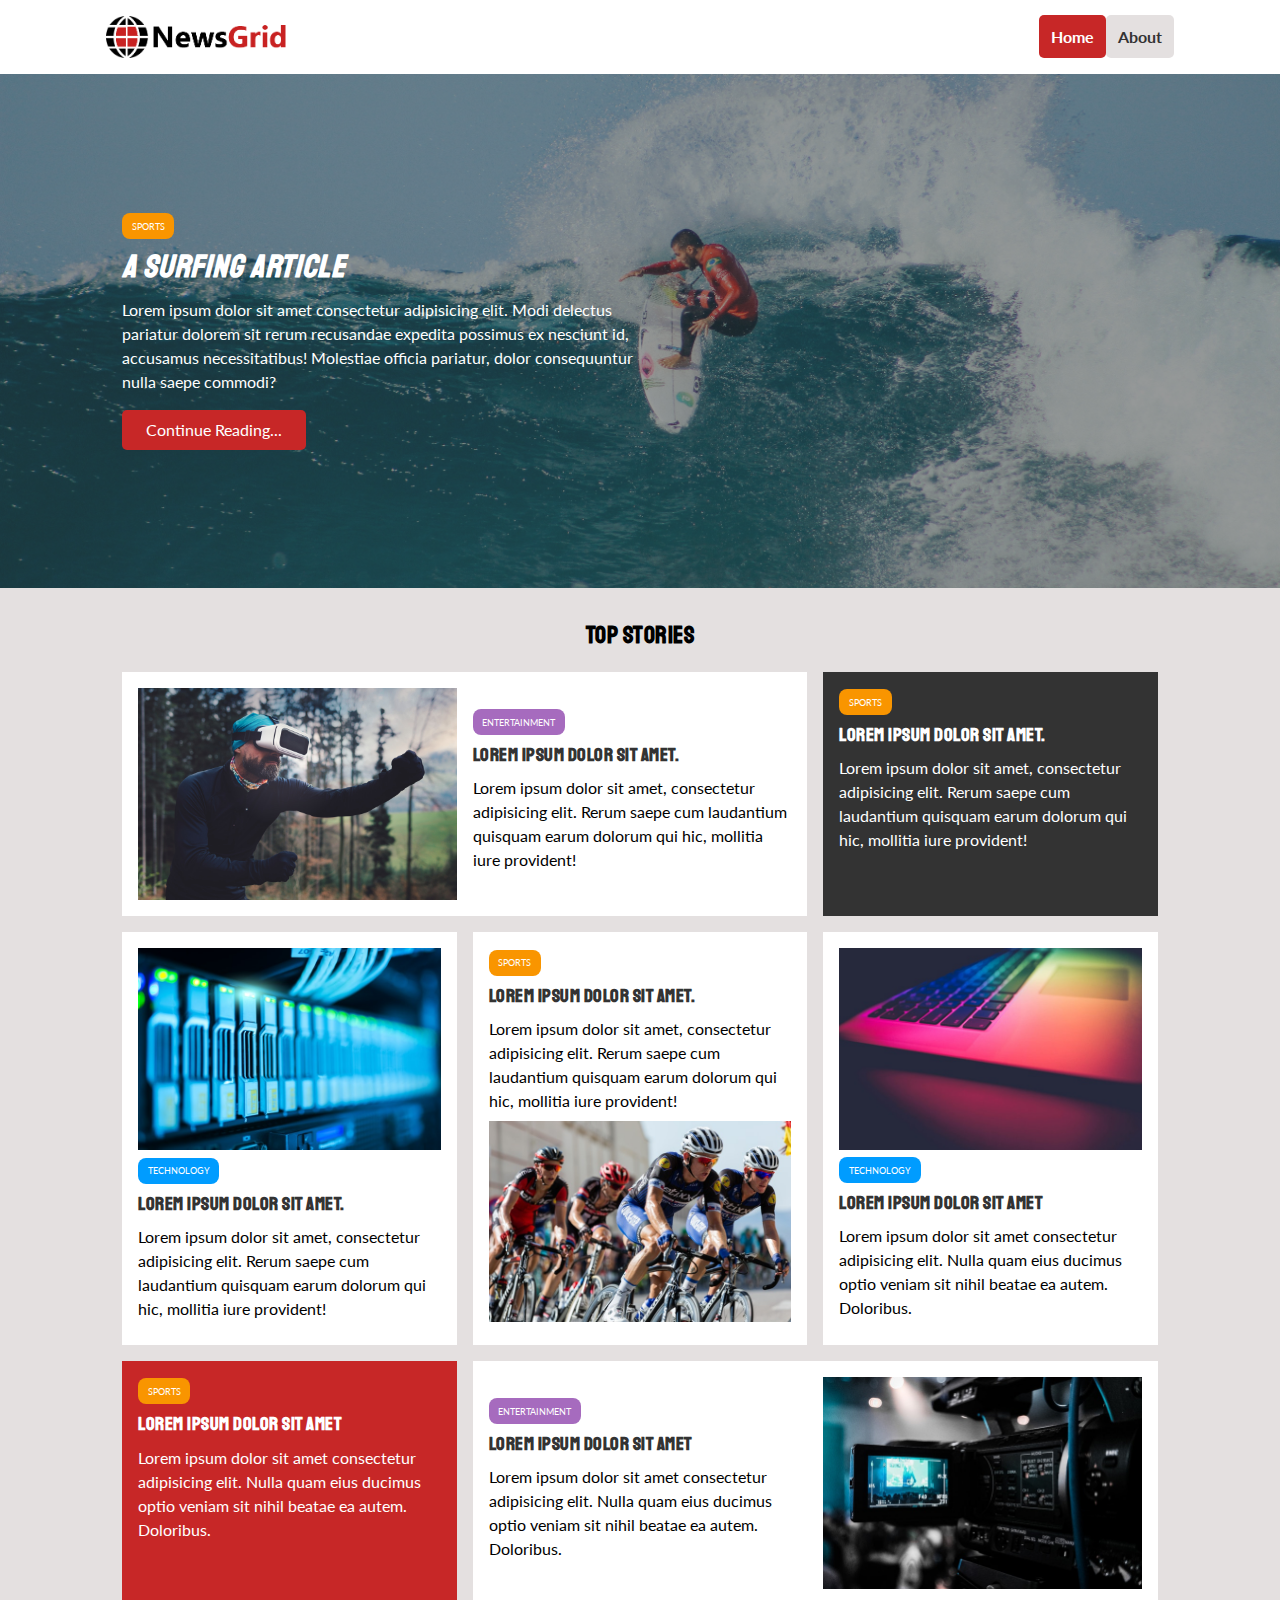
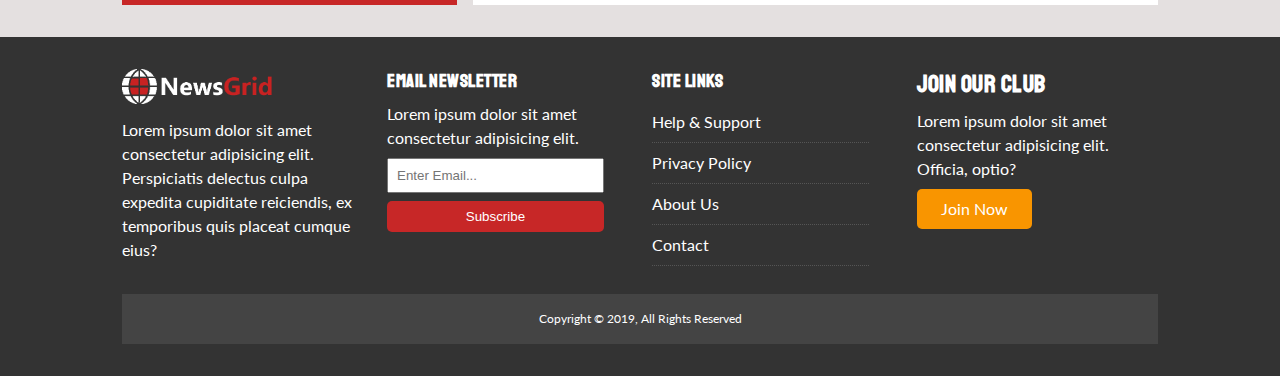
<file: index.html>
<!DOCTYPE html>
<html lang="en">
<head>
  <meta charset="UTF-8">
  <meta name="viewport" content="width=device-width, initial-scale=1.0">
  <meta http-equiv="X-UA-Compatible" content="ie=edge">
 <link rel="stylesheet" href="https://use.fontawesome.com/releases/v5.7.2/css/all.css" integrity="sha384-fnmOCqbTlWIlj8LyTjo7mOUStjsKC4pOpQbqyi7RrhN7udi9RwhKkMHpvLbHG9Sr" crossorigin="anonymous"> 
 <link href="https://fonts.googleapis.com/css?family=Lato|Staatliches" rel="stylesheet">
 <link rel="stylesheet" href="css/style.css">
 <link rel="stylesheet" media="screen and (max-width: 768px)" href="css/mobile.css">
 <link rel="shortcut icon" type="image/x-icon" href="favicon.ico">
  
  <title>NewsGrid | Latest News</title>
</head>
<body>
  <nav id="main-nav">
   <div class="container">
     <img src="img/logo.png" alt="NewsGrid" class="logo">
  
      <div class="social">
       <a href="http://facebook.com" target="_blank"><i class="fab fa-facebook fa-2x"></i></a>
       <a href="http://twitter.com" target="_blank"><i class="fab fa-twitter fa-2x"></i></a>
       <a href="http://instagram.com" target="_blank"><i class="fab fa-instagram fa-2x"></i></a>
       <a href="http://youtube.com" target="_blank"><i class="fab fa-youtube fa-2x"></i></a>
      </div>
      <ul>
        <li><a class="current" href="index.html">Home</a></li>
        <li><a class="about" href="about.html">About</a></li>
      </ul>
   </div>
  </nav> 
  
  <!-- Showcase content  -->
  <header id="showcase">
    <div class="container">
      <div class="showcase-container">
        <div class="showcase-content">
          <div class="category category-sports">Sports</div>
          <h1><i>A Surfing Article</i></h1>
          <p>Lorem ipsum dolor sit amet consectetur adipisicing elit. Modi delectus pariatur dolorem sit rerum recusandae expedita possimus ex nesciunt id, accusamus necessitatibus! Molestiae officia pariatur, dolor consequuntur nulla saepe commodi?</p>
          <a href="article.html" class="btn btn-primary">Continue Reading...</a>
        </div>
      </div>
    </div>
  </header>

  <!-- Home Articles -->
  <section id="home-articles" class="py-2">
    <div class="container">
        <h2>Top Stories</h2>
        <div class="articles-container">

          <article class="card">
           <img src="img/articles/ent1.jpg" alt="">
            <div>
              <div class="category category-ent">Entertainment</div>
              <h3>
                <a href="article.html">Lorem ipsum dolor sit amet.</a>
              </h3>
              <p>Lorem ipsum dolor sit amet, consectetur adipisicing elit. Rerum saepe cum laudantium quisquam earum dolorum qui hic, mollitia iure provident!</p>
            </div>
          </article>

          <article class="card bg-dark">    
              <div class="category category-sports">Sports</div>
              <h3>
                <a href="article.html">Lorem ipsum dolor sit amet.</a>
              </h3>
              <p>Lorem ipsum dolor sit amet, consectetur adipisicing elit. Rerum saepe cum laudantium quisquam earum dolorum qui hic, mollitia iure provident!</p>
          </article>

          <article class="card">
            <img src="img/articles/tech1.jpg" alt="">
             <div class="category category-tech">Technology</div>
              <h3>
                <a href="article.html">Lorem ipsum dolor sit amet.</a>
              </h3>
              <p>Lorem ipsum dolor sit amet, consectetur adipisicing elit. Rerum saepe cum laudantium quisquam earum dolorum qui hic, mollitia iure provident!</p> 
          </article>

          <article class="card">              
            <div class="category category-sports">Sports</div>
              <h3>
                <a href="article.html">Lorem ipsum dolor sit amet.</a>
              </h3>
              <p>Lorem ipsum dolor sit amet, consectetur adipisicing elit. Rerum saepe cum laudantium quisquam earum dolorum qui hic, mollitia iure provident!</p>
              <img src="img/articles/sports1.jpg" alt="">
          </article>

          <article class="card">
            <img src="img/articles/tech2.jpg" alt="">
             <div class="category category-tech">Technology</div>
              <h3>
                <a href="article.html">Lorem ipsum dolor sit amet</a>
              </h3>
              <p>Lorem ipsum dolor sit amet consectetur adipisicing elit. Nulla quam eius ducimus optio veniam sit nihil beatae ea autem. Doloribus.</p>
            </article>
  
            <article class="card bg-primary">
              <div class="category category-sports">Sports</div>
              <h3>
                <a href="article.html">Lorem ipsum dolor sit amet</a>
              </h3>
              <p>Lorem ipsum dolor sit amet consectetur adipisicing elit. Nulla quam eius ducimus optio veniam sit nihil beatae ea autem. Doloribus.</p>
            </article>
  
            <article class="card">
              <div>
                <div class="category category-ent">Entertainment</div>
                <h3>
                  <a href="article.html">Lorem ipsum dolor sit amet</a>
                </h3>
                <p>Lorem ipsum dolor sit amet consectetur adipisicing elit. Nulla quam eius ducimus optio veniam sit nihil beatae ea autem. Doloribus.</p>
              </div>
              <img src="img/articles/ent2.jpg" alt="">
            </article>

        </div>
    </div>
  </section>

  <!-- Footer -->
  <footer id="main-footer" class="py-2">
    <div class="container footer-container">
      <div>
        <img src="img/logo_light.png" alt="NewsGrid">
        <p>Lorem ipsum dolor sit amet consectetur adipisicing elit. Perspiciatis delectus culpa expedita cupiditate reiciendis, ex temporibus quis placeat cumque eius?</p>
      </div>
      <div>
        <h3>Email Newsletter</h3>
        <p>Lorem ipsum dolor sit amet consectetur adipisicing elit.</p>
        <form name="contact" method="POST" data-netlify="true">
          <input type="email" placeholder="Enter Email...">
          <input type="submit" value="Subscribe" class="btn btn-primary">
        </form>
      </div>
      <div>
        <h3>Site Links</h3>
        <ul class="list">
           <li><a href="help_support.html">Help & Support</a></li>
           <li><a href="#">Privacy Policy</a></li>
           <li><a href="#">About Us</a></li>
           <li><a href="contact.html">Contact</a></li>
        </ul>
      </div>
      <div>
        <h2>Join Our Club</h2>
        <p>Lorem ipsum dolor sit amet consectetur adipisicing elit. Officia, optio?</p>
        <a href="#" class="btn btn-secondary">Join Now</a>
      </div>
      <div>
        <p>
          Copyright &copy; 2019, All Rights Reserved
        </p>
      </div>
    </div>
  </footer>

</body>
</html>
</file>
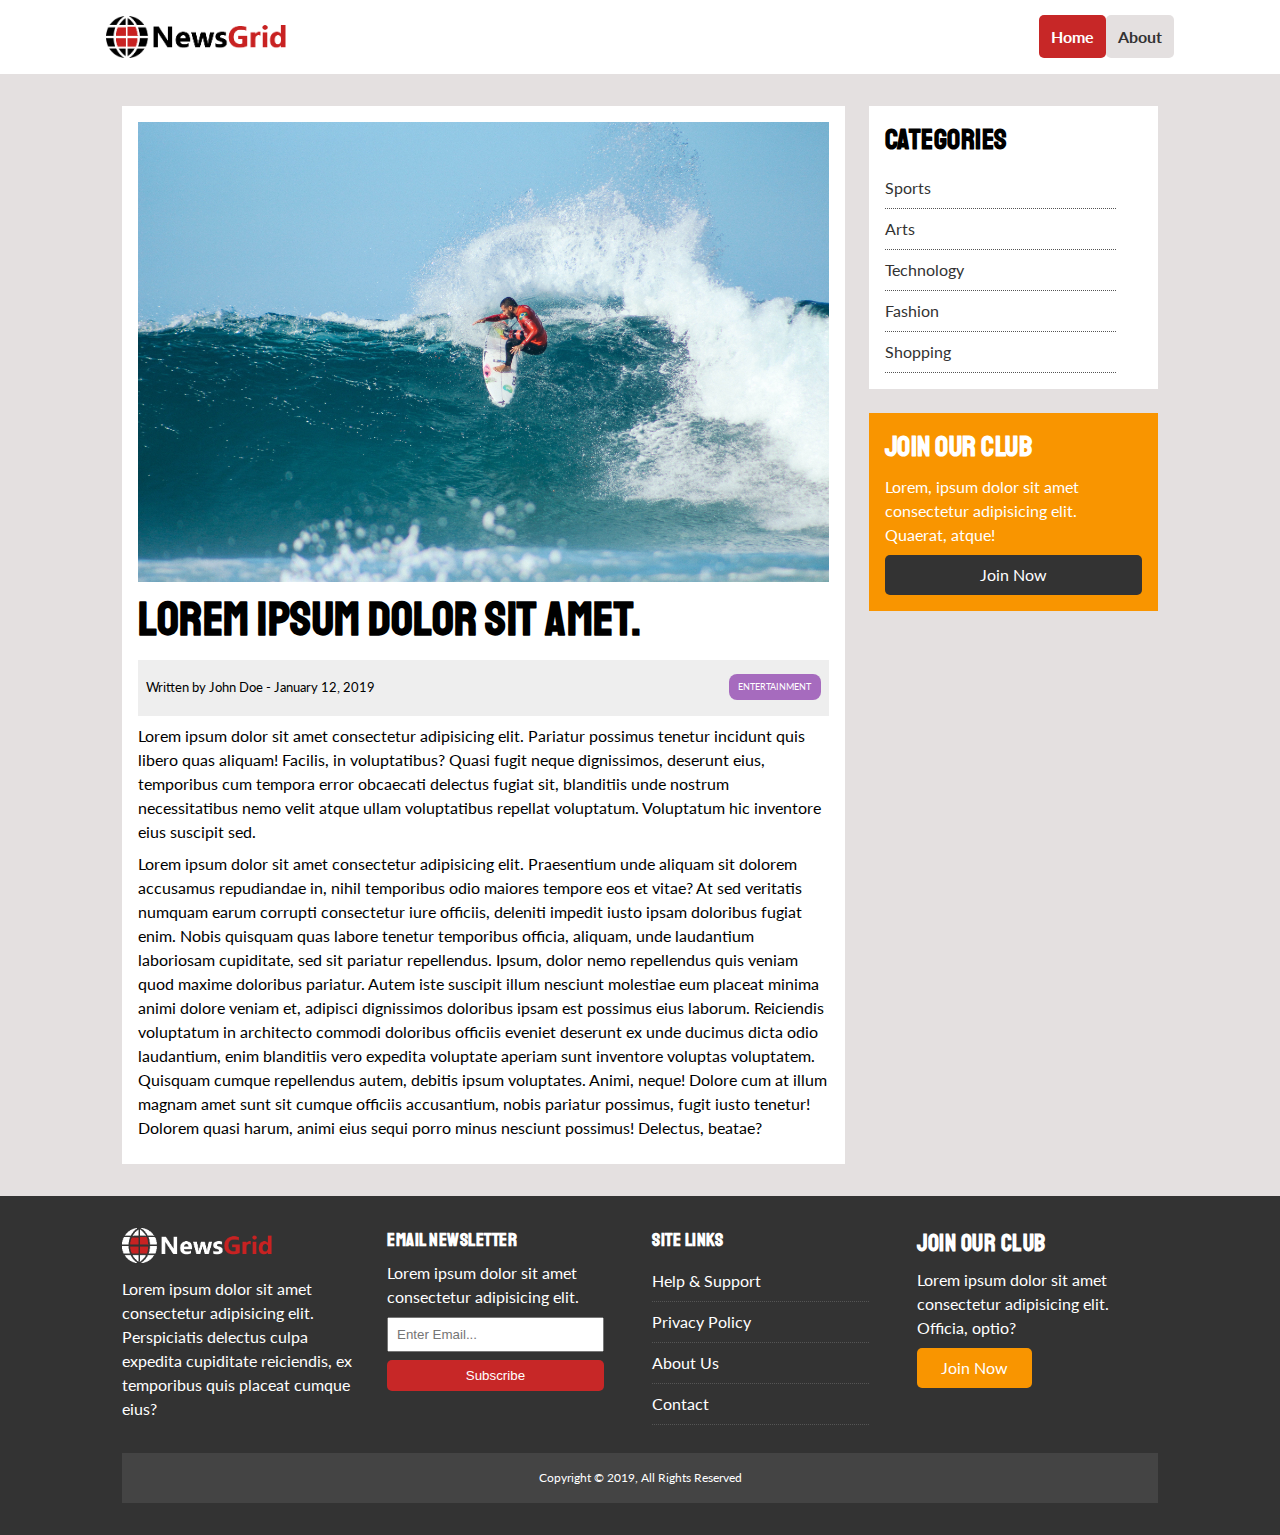
<file: article.html>
<!DOCTYPE html>
<html lang="en">
<head>
  <meta charset="UTF-8">
  <meta name="viewport" content="width=device-width, initial-scale=1.0">
  <meta http-equiv="X-UA-Compatible" content="ie=edge">
 <link rel="stylesheet" href="https://use.fontawesome.com/releases/v5.7.2/css/all.css" integrity="sha384-fnmOCqbTlWIlj8LyTjo7mOUStjsKC4pOpQbqyi7RrhN7udi9RwhKkMHpvLbHG9Sr" crossorigin="anonymous"> 
 <link href="https://fonts.googleapis.com/css?family=Lato|Staatliches" rel="stylesheet">
 <link rel="stylesheet" href="css/style.css">
 <link rel="stylesheet" media="screen and (max-width: 768px)" href="css/mobile.css">
 <link rel="shortcut icon" type="image/x-icon" href="favicon.ico">
   
  <title>NewsGrid | Latest News</title>
</head>
<body>
  <nav id="main-nav">
   <div class="container">
     <img src="img/logo.png" alt="NewsGrid" class="logo">
  
      <div class="social">
       <a href="http://facebook.com" target="_blank"><i class="fab fa-facebook fa-2x"></i></a>
       <a href="http://twitter.com" target="_blank"><i class="fab fa-twitter fa-2x"></i></a>
       <a href="http://instagram.com" target="_blank"><i class="fab fa-instagram fa-2x"></i></a>
       <a href="http://youtube.com" target="_blank"><i class="fab fa-youtube fa-2x"></i></a>
      </div>
      <ul>
        <li><a class="current" href="index.html">Home</a></li>
        <li><a class="about" href="about.html">About</a></li>
      </ul>
   </div>
  </nav> 
  
  <section id="article">
    <div class="container">
      <div class="page-container">
        <article class="card">
          <img src="img/nicole-honeywill-727770-unsplash.jpg" alt="">
          <h1 class="l-heading">Lorem ipsum dolor sit amet.</h1>
          <div class="meta">
            <small>
              <i class="fas fa-user"></i> Written by John Doe - January 12, 2019
            </small>
            <div class="category category-ent">Entertainment</div>
          </div>
          <p>Lorem ipsum dolor sit amet consectetur adipisicing elit. Pariatur possimus tenetur incidunt quis libero quas aliquam! Facilis, in voluptatibus? Quasi fugit neque dignissimos, deserunt eius, temporibus cum tempora error obcaecati delectus fugiat sit, blanditiis unde nostrum necessitatibus nemo velit atque ullam voluptatibus repellat voluptatum. Voluptatum hic inventore eius suscipit sed.</p>
          <p>Lorem ipsum dolor sit amet consectetur adipisicing elit. Praesentium unde aliquam sit dolorem accusamus repudiandae in, nihil temporibus odio maiores tempore eos et vitae? At sed veritatis numquam earum corrupti consectetur iure officiis, deleniti impedit iusto ipsam doloribus fugiat enim. Nobis quisquam quas labore tenetur temporibus officia, aliquam, unde laudantium laboriosam cupiditate, sed sit pariatur repellendus. Ipsum, dolor nemo repellendus quis veniam quod maxime doloribus pariatur. Autem iste suscipit illum nesciunt molestiae eum placeat minima animi dolore veniam et, adipisci dignissimos doloribus ipsam est possimus eius laborum. Reiciendis voluptatum in architecto commodi doloribus officiis eveniet deserunt ex unde ducimus dicta odio laudantium, enim blanditiis vero expedita voluptate aperiam sunt inventore voluptas voluptatem. Quisquam cumque repellendus autem, debitis ipsum voluptates. Animi, neque! Dolore cum at illum magnam amet sunt sit cumque officiis accusantium, nobis pariatur possimus, fugit iusto tenetur! Dolorem quasi harum, animi eius sequi porro minus nesciunt possimus! Delectus, beatae?</p>
        </article>

        <aside id="categories" class="card">
          <h2 class="m-heading">Categories</h2>
          <ul class="list">
            <li><a href="#"><i class="fas fa-chevron-right"></i> Sports</a></li>
            <li><a href="#"><i class="fas fa-chevron-right"></i> Arts<a></li>
            <li><a href="#"><i class="fas fa-chevron-right"></i> Technology<a></li>
            <li><a href="#"><i class="fas fa-chevron-right"></i> Fashion</a></li>
            <li><a href="#"><i class="fas fa-chevron-right"></i> Shopping</a></li>
          </ul>
        </aside>

        <aside class="card bg-secondary">
          <h2 class="m-heading">Join Our Club</h2>
          <p>Lorem, ipsum dolor sit amet consectetur adipisicing elit. Quaerat, atque!</p>
          <a href="#" class="btn btn-dark btn-block">Join Now</a>
        </aside>
      </div>
    </div>
  </section>

  <!-- Footer -->
  <footer id="main-footer" class="py-2">
    <div class="container footer-container">
      <div>
        <img src="img/logo_light.png" alt="NewsGrid">
        <p>Lorem ipsum dolor sit amet consectetur adipisicing elit. Perspiciatis delectus culpa expedita cupiditate reiciendis, ex temporibus quis placeat cumque eius?</p>
      </div>
      <div>
        <h3>Email Newsletter</h3>
        <p>Lorem ipsum dolor sit amet consectetur adipisicing elit.</p>
        <form>
          <input type="email" placeholder="Enter Email...">
          <input type="submit" value="Subscribe" class="btn btn-primary">
        </form>
      </div>
      <div>
        <h3>Site Links</h3>
        <ul class="list">
           <li><a href="help_support.html">Help & Support</a></li>
           <li><a href="#">Privacy Policy</a></li>
           <li><a href="#">About Us</a></li>
           <li><a href="contact.html">Contact</a></li>
        </ul>
      </div>
      <div>
        <h2>Join Our Club</h2>
        <p>Lorem ipsum dolor sit amet consectetur adipisicing elit. Officia, optio?</p>
        <a href="#" class="btn btn-secondary">Join Now</a>
      </div>
      <div>
        <p>
          Copyright &copy; 2019, All Rights Reserved
        </p>
      </div>
    </div>
  </footer>

</body>
</html>
</file>
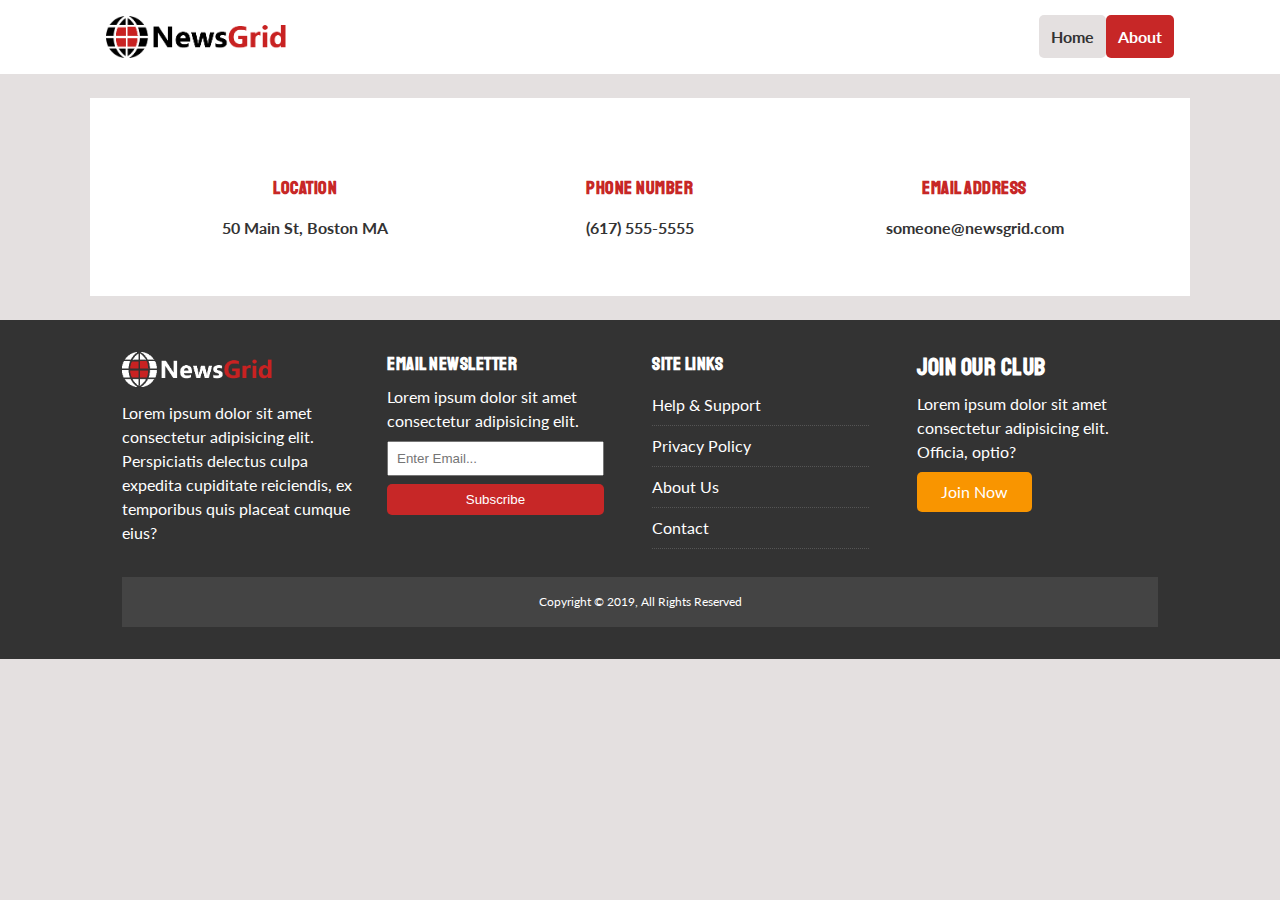
<file: contact.html>
<!DOCTYPE html>
<html lang="en">
<head>
  <meta charset="UTF-8">
  <meta name="viewport" content="width=device-width, initial-scale=1.0">
  <meta http-equiv="X-UA-Compatible" content="ie=edge">
 <link rel="stylesheet" href="https://use.fontawesome.com/releases/v5.7.2/css/all.css" integrity="sha384-fnmOCqbTlWIlj8LyTjo7mOUStjsKC4pOpQbqyi7RrhN7udi9RwhKkMHpvLbHG9Sr" crossorigin="anonymous"> 
 <link href="https://fonts.googleapis.com/css?family=Lato|Staatliches" rel="stylesheet">
 <link rel="stylesheet" href="css/style.css">
 <link rel="stylesheet" media="screen and (max-width: 768px)" href="css/mobile.css">
 <link rel="shortcut icon" type="image/x-icon" href="favicon.ico">
  
  <title>NewsGrid | Contact</title>
</head>
<body>
  <nav id="main-nav">
   <div class="container">
     <img src="img/logo.png" alt="NewsGrid" class="logo">
  
      <div class="social">
       <a href="http://facebook.com" target="_blank"><i class="fab fa-facebook fa-2x"></i></a>
       <a href="http://twitter.com" target="_blank"><i class="fab fa-twitter fa-2x"></i></a>
       <a href="http://instagram.com" target="_blank"><i class="fab fa-instagram fa-2x"></i></a>
       <a href="http://youtube.com" target="_blank"><i class="fab fa-youtube fa-2x"></i></a>
      </div>
      <ul>
        <li><a class="about" href="index.html">Home</a></li>
        <li><a class="current" href="about.html">About</a></li>
      </ul>
   </div>
  </nav> 
  
  <section id="contact-info">
      <div class="card container p-3">
          <div>
              <i class="fas fa-hotel fa-3x p-1"></i> 
               <h3>Location</h3>
               <p><b>50 Main St, Boston MA</b> </p>
              </div>
            <div>
              <i class="fas fa-phone fa-3x p-1"></i>
              <h3>Phone Number</h3>
              <p><b>(617) 555-5555</b></p>
            </div> 
            <div>
              <i class="fas fa-envelope fa-3x p-1"></i>
              <h3>Email Address</h3>
              <p><b>someone@newsgrid.com</b></p>
            </div>
        </div>
 </section>
 
  <!-- Footer -->
  <footer id="main-footer" class="py-2">
    <div class="container footer-container">
      <div>
        <img src="img/logo_light.png" alt="NewsGrid">
        <p>Lorem ipsum dolor sit amet consectetur adipisicing elit. Perspiciatis delectus culpa expedita cupiditate reiciendis, ex temporibus quis placeat cumque eius?</p>
      </div>
      <div>
        <h3>Email Newsletter</h3>
        <p>Lorem ipsum dolor sit amet consectetur adipisicing elit.</p>
        <form>
          <input type="email" placeholder="Enter Email...">
          <input type="submit" value="Subscribe" class="btn btn-primary">
        </form>
      </div>
      <div>
        <h3>Site Links</h3>
        <ul class="list">
           <li><a href="help_support.html">Help & Support</a></li>
           <li><a href="#">Privacy Policy</a></li>
           <li><a href="about.html">About Us</a></li>
           <li><a href="contact.html">Contact</a></li>
        </ul>
      </div>
      <div>
        <h2>Join Our Club</h2>
        <p>Lorem ipsum dolor sit amet consectetur adipisicing elit. Officia, optio?</p>
        <a href="#" class="btn btn-secondary">Join Now</a>
      </div>
      <div>
        <p>
          Copyright &copy; 2019, All Rights Reserved
        </p>
      </div>
    </div>
  </footer>

</body>
</html>
</file>
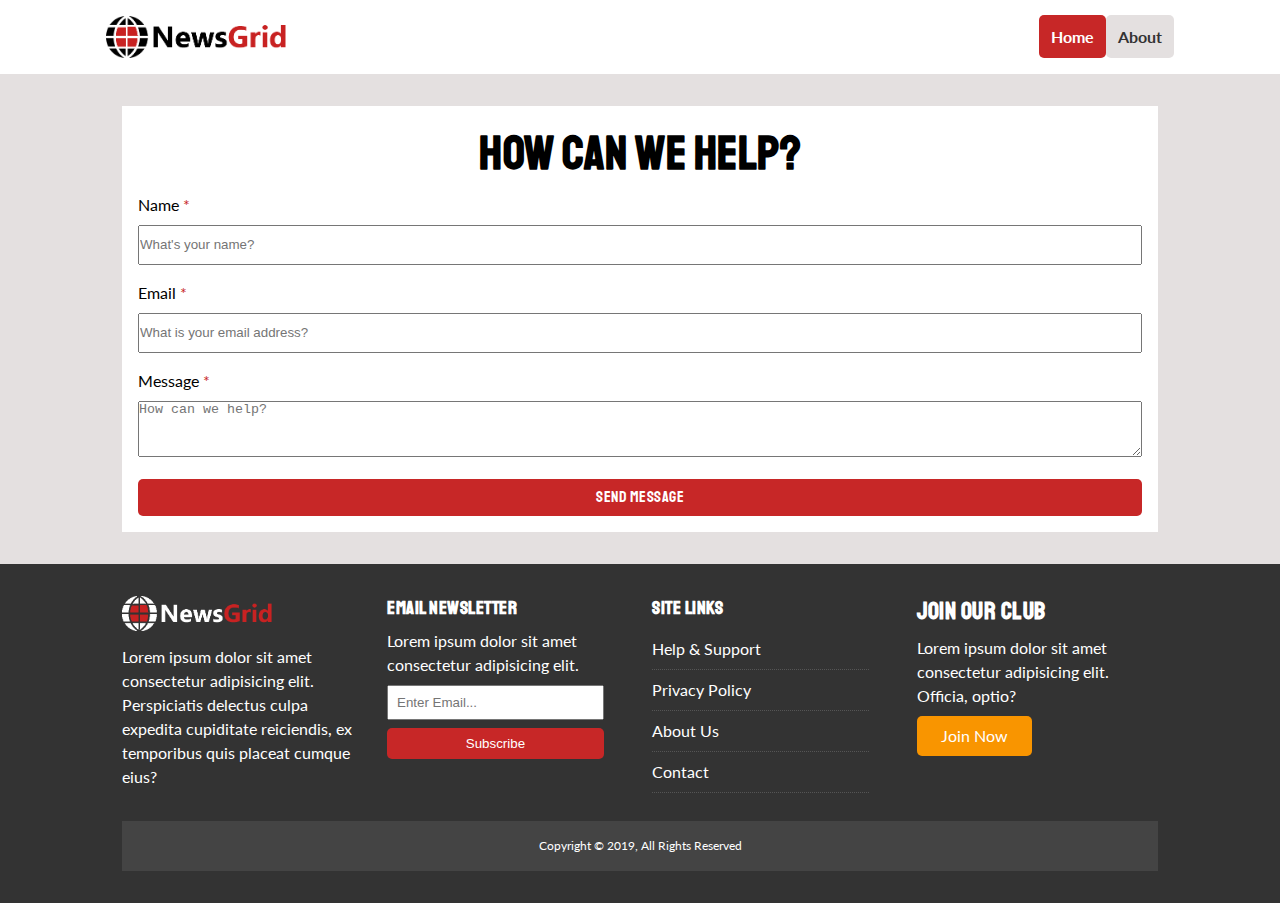
<file: help_support.html>
<!DOCTYPE html>
<html lang="en">
<head>
  <meta charset="UTF-8">
  <meta name="viewport" content="width=device-width, initial-scale=1.0">
  <meta http-equiv="X-UA-Compatible" content="ie=edge">
 <link rel="stylesheet" href="https://use.fontawesome.com/releases/v5.7.2/css/all.css" integrity="sha384-fnmOCqbTlWIlj8LyTjo7mOUStjsKC4pOpQbqyi7RrhN7udi9RwhKkMHpvLbHG9Sr" crossorigin="anonymous"> 
 <link href="https://fonts.googleapis.com/css?family=Lato|Staatliches" rel="stylesheet">
 <link rel="stylesheet" href="css/style.css">
 <link rel="stylesheet" media="screen and (max-width: 768px)" href="css/mobile.css">
 <link rel="shortcut icon" type="image/x-icon" href="favicon.ico">
  
  <title>NewsGrid | Help & Support</title>
</head>
<body>
  <nav id="main-nav">
   <div class="container">
     <img src="img/logo.png" alt="NewsGrid" class="logo">
  
      <div class="social">
       <a href="http://facebook.com" target="_blank"><i class="fab fa-facebook fa-2x"></i></a>
       <a href="http://twitter.com" target="_blank"><i class="fab fa-twitter fa-2x"></i></a>
       <a href="http://instagram.com" target="_blank"><i class="fab fa-instagram fa-2x"></i></a>
       <a href="http://youtube.com" target="_blank"><i class="fab fa-youtube fa-2x"></i></a>
      </div>
      <ul>
        <li><a class="current" href="index.html">Home</a></li>
        <li><a class="about" href="about.html">About</a></li>
      </ul>
   </div>
  </nav> 
  
  <section id="help-support">
    <div class="container">
      <div class="page-container">
        <section class="card">
        <h1 class="l-heading">How Can We Help?</h1>
        
              <form name="contact" method="POST" data-netlify="true">
                <div>
                  <label for="name">Name</label><span> * </span><input type="text" name="name" id="name" placeholder="What's your name?">
                </div>
                <div>
                  <label for="email">Email</label><span> * </span><input type="email" name="email" id="email" placeholder="What is your email address?">
                </div>
                <div>
                  <label for="message">Message</label><span> * </span><textarea name="message" id="message" placeholder="How can we help?"></textarea> 
                </div>
                <button type="submit" class="btn btn-block btn-primary">SEND MESSAGE</button> 
              </form>         
    </section>
   </div>
  </div>
</section>

  <!-- Footer -->
  <footer id="main-footer" class="py-2">
    <div class="container footer-container">
      <div>
        <img src="img/logo_light.png" alt="NewsGrid">
        <p>Lorem ipsum dolor sit amet consectetur adipisicing elit. Perspiciatis delectus culpa expedita cupiditate reiciendis, ex temporibus quis placeat cumque eius?</p>
      </div>
      <div>
        <h3>Email Newsletter</h3>
        <p>Lorem ipsum dolor sit amet consectetur adipisicing elit.</p>
        <form name="contact" method="POST" data-netlify="true">
          <input type="email" placeholder="Enter Email...">
          <input type="submit" value="Subscribe" class="btn btn-primary">
        </form>
      </div>
      <div>
        <h3>Site Links</h3>
        <ul class="list">
           <li><a href="help_support.html">Help & Support</a></li>
           <li><a href="#">Privacy Policy</a></li>
           <li><a href="about.html">About Us</a></li>
           <li><a href="contact.html">Contact</a></li>
        </ul>
      </div>
      <div>
        <h2>Join Our Club</h2>
        <p>Lorem ipsum dolor sit amet consectetur adipisicing elit. Officia, optio?</p>
        <a href="#" class="btn btn-secondary">Join Now</a>
      </div>
      <div>
        <p>
          Copyright &copy; 2019, All Rights Reserved
        </p>
      </div>
    </div>
  </footer>

</body>
</html>
</file>
<file: css/style.css>
:root{
  --primary-color: #c72727;
  --secondary-color: #f99500;
  --light-color: #e4e0e0;
  --dark-color: #333;
  --max-width: 1100px;
}

/* Core Styling */

.category{
  --sports-color: #f99500;
  --ent-color: #a66bbe;
  --tech-color: #009cff;
}

*{
  margin:0;
  padding: 0;
  box-sizing: border-box;
}

body{
  font-family: 'Lato', sans-serif;
  line-height: 1.5;
  background: var(--light-color);
}

a{
  color: #333;
  text-decoration: none;
}

ul{
  list-style: none;
}

p{ 
  margin: .5rem 0;
}

img{
  width: 100%;
}

h1,h2,h3,h4,h5,h6{
  font-family: 'Staatliches', cursive;
  margin-bottom: .55rem;
  line-height: 1.3;
  letter-spacing: 0.5px;
}

/* UTILITY CLASSES */
.container{
  max-width: var(--max-width);
  margin: auto;
  padding: 0 2rem;
  overflow: hidden;
}

.category{
  display: inline-block;
  color: #fff;
  font-size: 0.55rem;
  text-transform: uppercase;
  padding: 0.4rem 0.6rem;
  border-radius: 8px;
  margin-bottom: 0.5rem;
}

.category-sports{background: var(--sports-color)}
.category-ent{background: var(--ent-color)}
.category-tech{background: var(--tech-color)}

.btn {
  display: inline-block; 
  border: none;
  background: var(--dark-color);
  color: #fff;
  padding: 0.5rem 1.5rem;
  border-radius: 5px;
}

.btn-light{background: var(--light-color)}
.btn-primary{background: var(--primary-color)}
.btn-secondary{background: var(--secondary-color)}

.btn-block{
  display: block;
  width: 100%;
  text-align: center;
}

.btn:hover{
  opacity: 0.9;
}

.card{
  background: #fff;
  padding:1rem;
}

.bg-dark{
  background: var(--dark-color);
  color: #fff;
}
.bg-primary{
  background: var(--primary-color);
  color: #fff;
}
.bg-secondary{
  background: var(--secondary-color);
  color: #fff;
}

.bg-dark h1,
.bg-dark h2,
.bg-dark h3,
.bg-dark a,
.bg-primary h1,
.bg-primary h2,
.bg-primary h3,
.bg-primary a,
.bg-secondary h1,
.bg-secondary h2,
.bg-secondary h3,
.bg-secondary a{
  color: #fff;
}


/* Padding utility classes */
/* Padding up and down */
.py-1{padding:1.5rem 0}
.py-2{padding:2rem 0}
.py-3{padding:3rem 0}

/* Padding all around */
.p-1{padding:1.5rem}
.p-2{padding:2rem}
.p-3{padding:3rem}

.l-heading{
  font-size: 3rem;
}

.m-heading{
  font-size: 1.8rem;
}

.list li{
  padding: .5rem 0;
  width: 90%;
  border-bottom: #555 dotted 1px;
}


.list li a:hover{
  color: var(--primary-color) !important;
}

/* Inner page grid container utility class */
.page-container{
  display: grid;
  grid-template-columns: 5fr 2fr;
  margin: 2rem 0;
  grid-gap: 1.5rem;
}

.page-container > *:first-child{
  grid-row: 1 / span 3;
}

/* Navigation */
#main-nav{
  background: #ffffff;
  position: sticky;
  top: 0;
  z-index: 2;
}

/* Turn .container into grid item */
#main-nav .container{
  display: grid;
  grid-template-columns: 6fr 3fr 2fr; 
  padding: 1rem;
  align-items: center;
  grid-gap: 1rem;
}

#main-nav .logo{
  width: 180px;
}

#main-nav ul{
  /* display: grid;
  grid-template-columns: 3fr 3fr; */
  justify-self: end;
  display: flex;
}

#main-nav ul li a{
  padding: 0.75rem;
  font-weight: bold;
  border-radius: 5px;
}

#main-nav ul li a.current{
  background: var(--primary-color);
  color: #fff;
}

#main-nav ul li a.about{
  background: var(--light-color);
}

#main-nav ul li a:hover{
  background: #fff;
  color: var(--dark-color); 
}

#main-nav .social{
  justify-self: center;
}

#main-nav .social i{
  color: rgb(88, 87, 87);
  margin-right: .5rem;
}

/* Showcase styling */
#showcase{
  color: #fff;
  background: #333;
  padding: 2rem;
  /* NB: 'position: relative' because :before psuedo selector is positioned absolute ie. positioned inside the 1st relative container*/
  position: relative;
}

#showcase:before{
  content: '';
  background: url('../img/nicole-honeywill-727770-unsplash.jpg') no-repeat center center/cover;
  position: absolute;
  top: 0;
  left: 0;
  width: 100%;
  height: 100%;
  opacity: 0.5;
}

#showcase .showcase-container{
  display: grid;
  grid-template-columns: repeat(2, 1fr);
  justify-content: center;
  align-items: center;
  height: 50vh;
}

/* To bring the text forward ie. on top of the image use z-index */
#showcase .showcase-content{
  z-index: 1;
}

#showcase .showcase-content h1{
  letter-spacing: 1px;
}

#showcase .showcase-content p{
  margin-bottom: 1rem;
}

/* Home articles styling */
#home-articles .articles-container{
  display: grid;
  grid-template-columns: repeat(3, 1fr);
  grid-gap: 1rem;
}

#home-articles .container h2{
  text-align: center;
  margin-bottom: 1.3rem;
  
}

/* To target 1st article: Instead of 'article:first-child', use '> *:first-child' to target any element (*) but in this case specific to direct child of .articles-container (>) */
#home-articles .articles-container > *:first-child, 
#home-articles .articles-container > *:last-child{
  display: grid;
  grid-template-columns: repeat(2, 1fr);
  grid-gap: 1rem;
  align-items: center;
  /* Above code refers to article contents (img, p) */
  grid-column: 1 / span 2;
}

#home-articles .articles-container > *:last-child{
  grid-column: 2 /span 2;
}

/* Article page: 'written by...' */
#article .meta{
  display: flex;
  justify-content: space-between;
  align-items: center;
  background: #eee;
  padding: 0.5rem;
}

#article .meta .category{
  margin-top: 0.4rem;
}

/* About page */


#about .bg-primary ul li{ 
  text-decoration: underline;
  border-bottom: none !important;
}

#about .bg-primary ul li a:hover{
  color: var(--dark-color)!important;
}

/* Help & Support */

#help-support .page-container .card{
  display: grid;
  grid-column: 1 / span 4;
}

#help-support .page-container .l-heading{
  text-align: center;
}

#help-support .page-container input{
  width: 100%;
  height: 2.5rem;
  margin-bottom: 1rem;
  margin-top: 0.5rem;
}

#help-support .page-container textarea{
  width: 100%;
  height: 3.5rem;
  margin-bottom: 1rem;
  margin-top: 0.5rem;
}

#help-support .page-container span{
  color: var(--primary-color);
}

#help-support .page-container button{
  font-family: 'Staatliches', cursive;
  font-size: 1rem;
  line-height: 1.3;
  letter-spacing: 0.5px;
}

/* Contact Page */

#contact-info .container{
  color: var(--dark-color);
  display: grid;
  grid-template-columns: 1fr 1fr 1fr;
  text-align: center;
  margin-top: 1.5rem;
  margin-bottom: 1.5rem;
}

#contact-info .container i{
  color: var(--dark-color);
}

#contact-info .container h3{
  line-height: 2;
  color: var(--primary-color);
}



/* Footer */
#main-footer{
  background: var(--dark-color);
  color:#fff;
}

#main-footer img{
  width: 150px;
}

#main-footer a{
  color:#fff;
}

#main-footer .footer-container{
  display: grid;
  grid-template-columns: repeat(4, 1fr);
  grid-gap: 1.5rem;
}

/* To make footer span across page, from .footer-container target direct(>) element(*) that is the :last-child */
#main-footer .footer-container >*:last-child{
  background: #444;
  grid-column: 1 / span 4;
  padding: .5rem;
  text-align: center;
  font-size: 0.75rem;
}

#main-footer .footer-container input[type='email']{
  width: 90%;
  padding: 0.5rem;
  margin-bottom: 0.5rem;
}

#main-footer .footer-container input[type='submit']{
  width: 90%;
}
</file>
<file: css/mobile.css>
/* Responsive to IPAD size */
#main-nav .social{
  display: none;  
}

#main-nav .container{
  grid-template-columns: 1fr;
  grid-gap: 1.2rem;
}

#main-nav ul{
  justify-self: center;
}

#main-nav ul, 
#main-nav .logo{
  justify-self: center;
}

#main-nav ul li a{
  padding: 0.50rem;
}

#home-articles .articles-container{
  grid-template-columns: repeat(2, 1fr);
}

#home-articles .articles-container > *:first-child,
#home-articles .articles-container > *:last-child{
  grid-template-columns: 1fr;
  grid-column: 1;
}

/* Small mobile size */

@media(max-width:600px){
  /* Stack grid items */
  #showcase .showcase-container,
  #home-articles .articles-container,
  #main-footer .footer-container{
  grid-template-columns:1fr;
  } 

  #contact-info .container{
    grid-template-columns: 1fr;
  }

  #main-footer .footer-container >*:last-child{
    grid-column: 1;
  }

  /* To target all items in .footer-container use (> *) */
  #main-footer .footer-container > *:first-child,
  #main-footer .footer-container > *:nth-child(2){
   border-bottom: #444 dotted 1px;
   padding-bottom: 1rem;
  }

  #main-footer .footer-container input[type='email'],
  #main-footer .footer-container input[type='submit']{
    width: 100%;
  }

  .page-container{
    grid-template-columns: 1fr;
    text-align: center;
  }

  .page-container > *:first-child{
    grid-column: 1/span 2;
  }
 
  #article .page-container > *:nth-child(2){
    text-align: left;
  }

  .l-heading{
    font-size: 2rem;
  }
}
</file>
